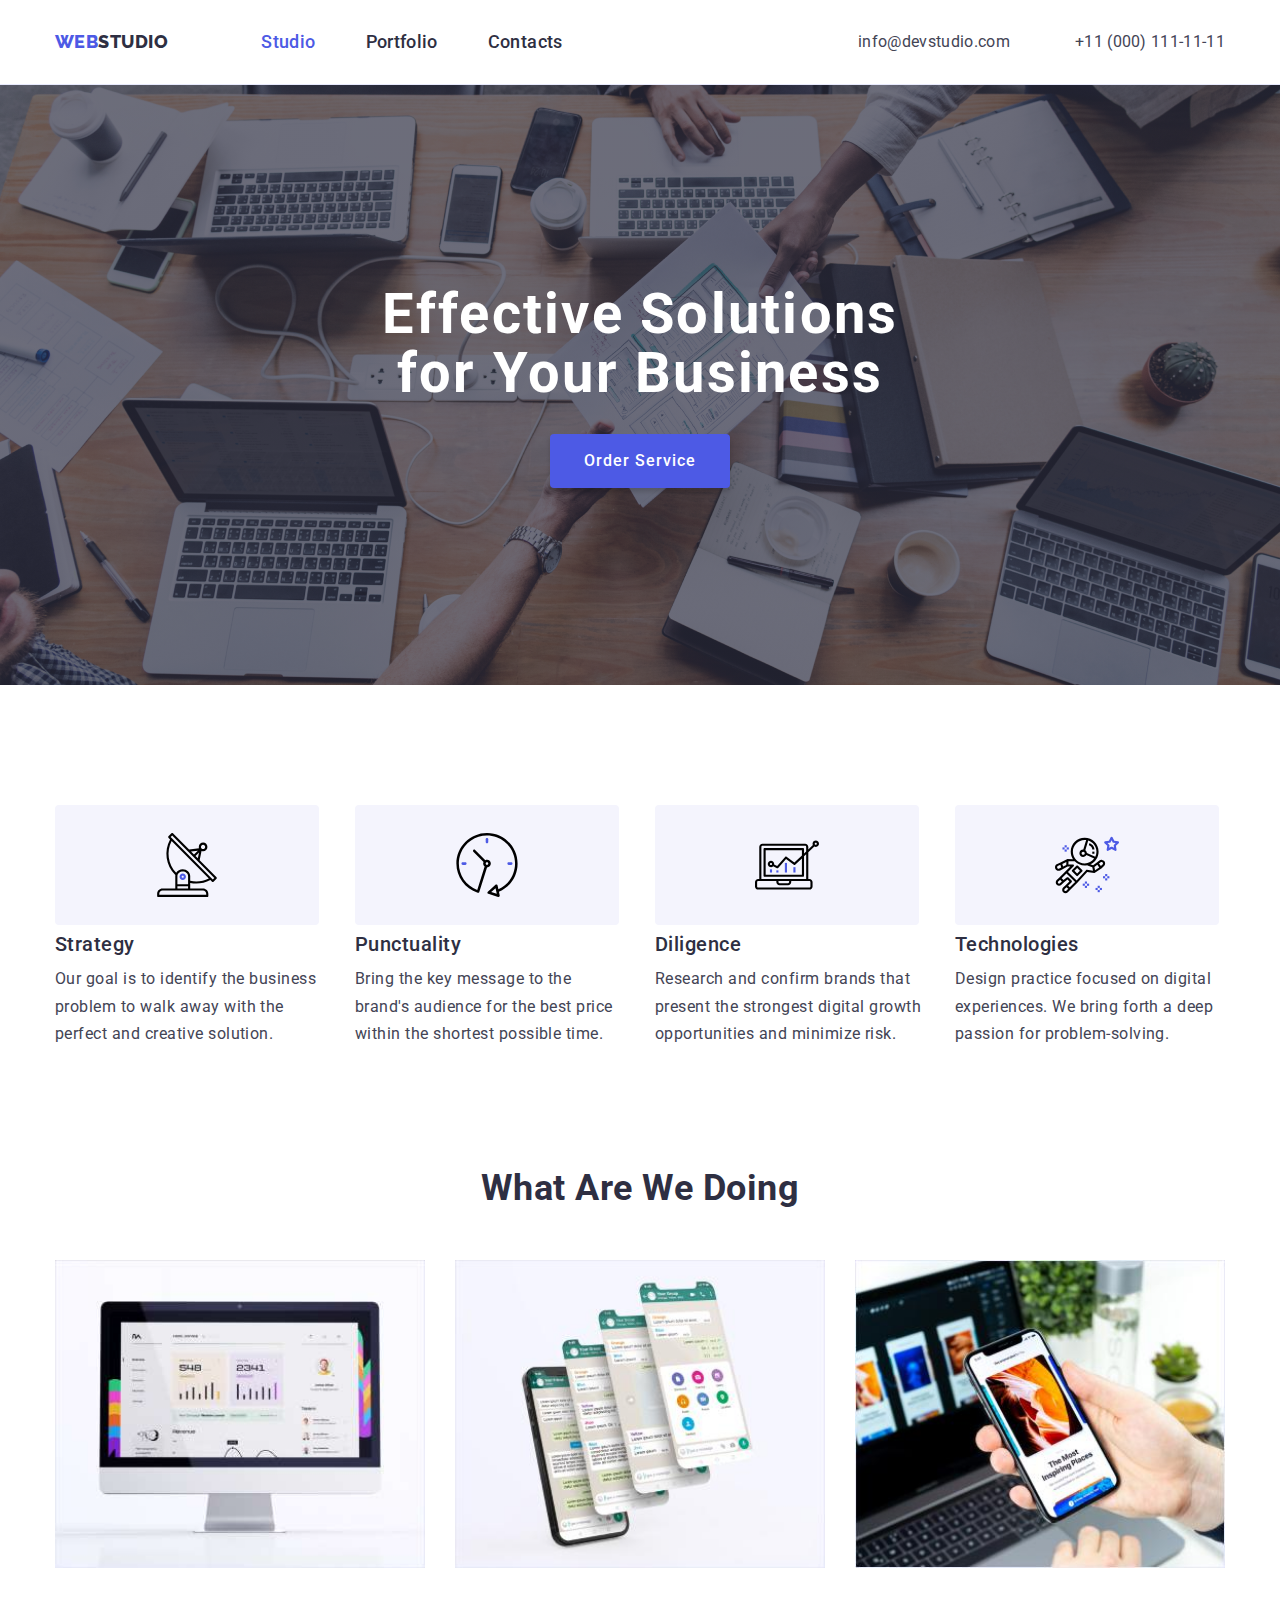
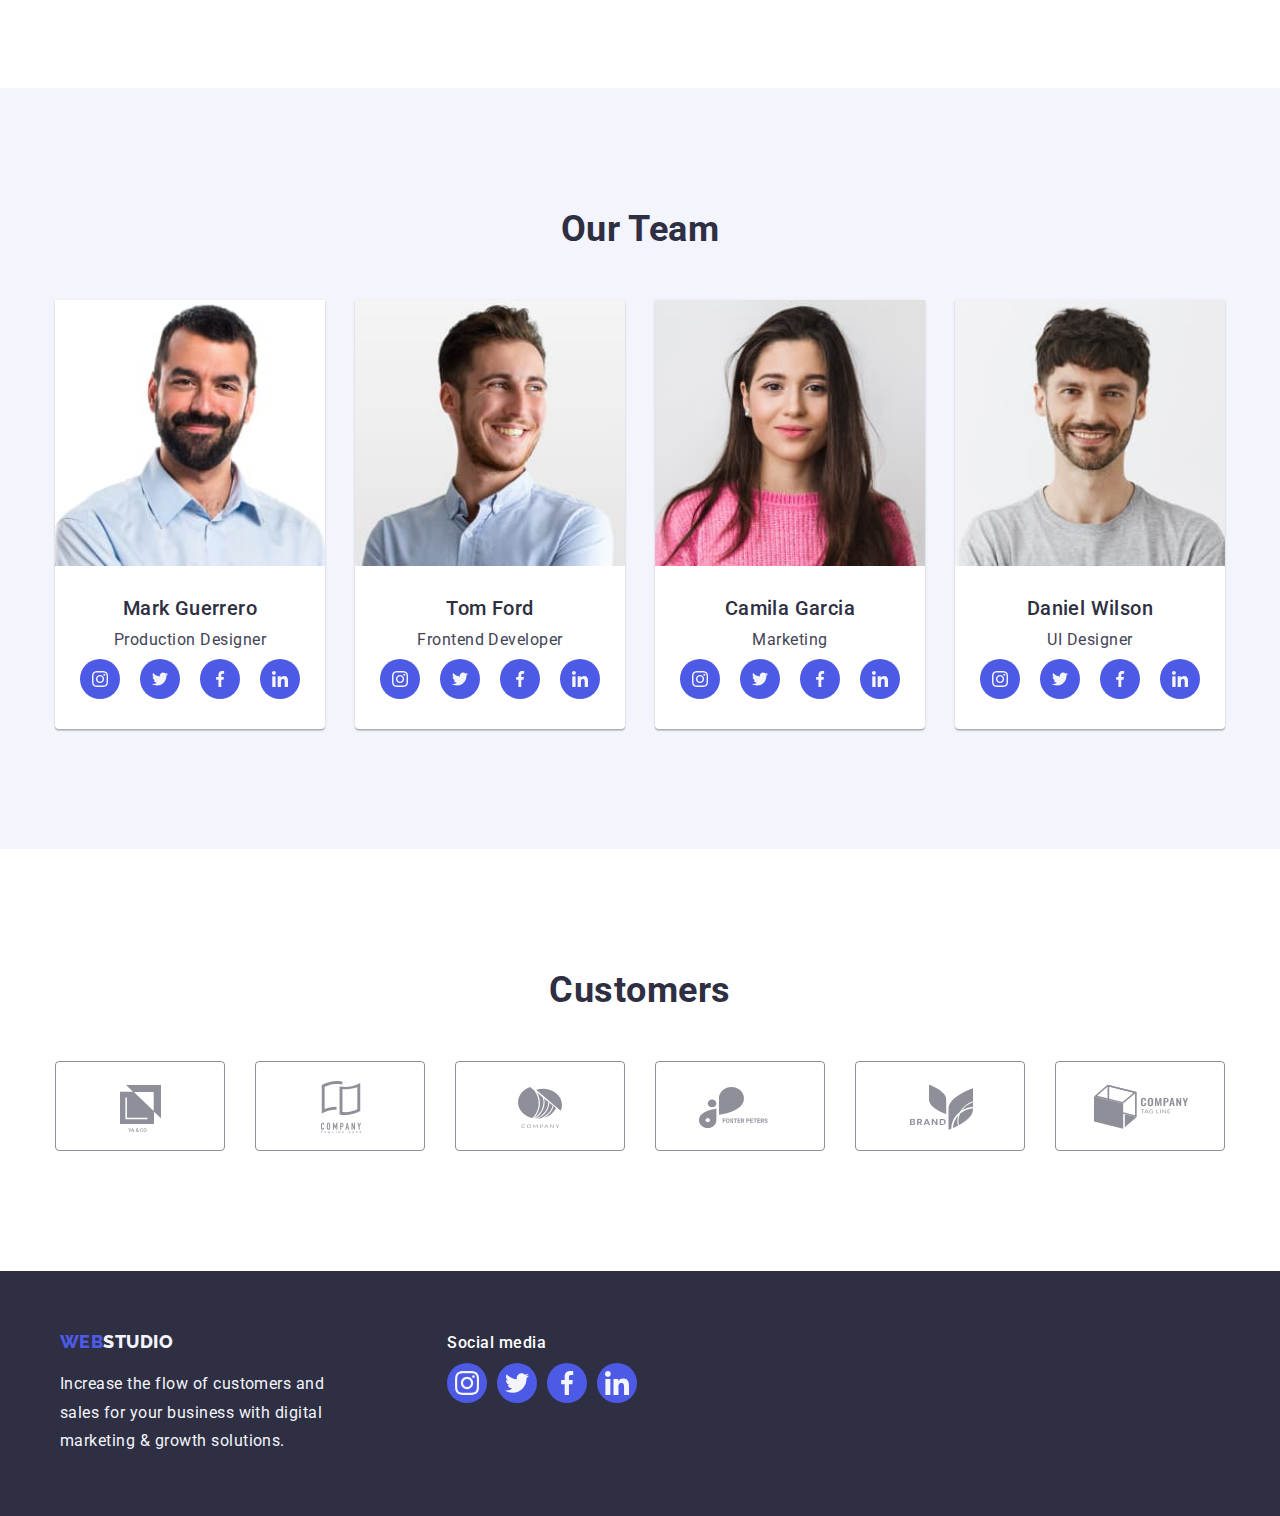
<file: index.html>
<!DOCTYPE html>
<html lang="en">
  <head>
    <meta charset="UTF-8" />
    <meta name="viewport" content="width=device-width, initial-scale=1.0" />
    <title>Studio</title>
    <link rel="preconnect" href="https://fonts.googleapis.com" />
    <link rel="preconnect" href="https://fonts.gstatic.com" crossorigin />
    <link
      href="https://fonts.googleapis.com/css2?family=Raleway:wght@800&family=Roboto:wght@400;500;700;900&display=swap"
      rel="stylesheet"
    />
    <link
      rel="stylesheet"
      href="https://cdnjs.cloudflare.com/ajax/libs/modern-normalize/2.0.0/modern-normalize.min.css"
      referrerpolicy="no-referrer"
    />
    <link rel="stylesheet" href="css/styles.css" />
  </head>
  <body>
    <!-- Header -->
    <header class="page-header">
      <div class="container menu">
        <!--from head-container to container menu -->
        <nav class="navigation">
          <!-- form nav-header to navigation -->
          <a class="logo-link link" href="index.html">
            <span class="logo">WEB</span><span class="studio">STUDIO</span></a
          >
          <!-- from logo-link to logo-link link -->
          <ul class="nav-menu list">
            <li class="item">
              <!-- *NOTE! all li has class=item -->
              <a class="page current link" href="index.html">Studio</a>
            </li>
            <li class="item">
              <a class="page link" href="porfolio.html">Portfolio</a>
              <!-- from page to page link -->
            </li>
            <li class="item">
              <a class="page link" href="">Contacts</a>
            </li>
          </ul>
        </nav>
        <ul class="contacts-menu list">
          <li class="item">
            <a class="contact link" href="mailto:info@devstudio.com"
              >info@devstudio.com</a
            >
            <!-- from item to contact link -->
          </li>
          <li class="item">
            <a class="contact link" href="tel:+110001111111"
              >+11 (000) 111-11-11</a
            >
          </li>
        </ul>
      </div>
    </header>
    <!-- Main -->
    <main>
      <!-- hero section -->
      <section class="hero">
        <div class="container">
          <!-- from hero-container to container -->
          <h1 class="hero-title">
            Effective Solutions <br />
            for Your Business
          </h1>
          <button class="button primary" type="button">Order Service</button>
        </div>
      </section>

      <!-- Advantages -->

      <!-- Features -->
      <section class="section">
        <div class="container">
          <!-- from feature-container to container -->
          <ul class="benefits list">
            <li class="item">
              <div class="icon">
                <svg class="anthena-logo" width="64px" height="64px">
                  <use href="./images/icons.svg#anthena-logo"></use>
                </svg>
              </div>
              <!-- all li has class=item -->
              <h3 class="title">Strategy</h3>
              <p class="description">
                Our goal is to identify the business
                <br />
                problem to walk away with the
                <br />
                perfect and creative solution.
              </p>
            </li>
            <li class="item">
              <div class="icon">
                <svg class="anthena-logo" width="64px" height="64px">
                  <use href="./images/icons.svg#clock-logo"></use>
                </svg>
              </div>
              <h3 class="title">Punctuality</h3>
              <p class="description">
                Bring the key message to the
                <br />
                brand's audience for the best price
                <br />
                within the shortest possible time.
              </p>
            </li>
            <li class="item">
              <div class="icon">
                <svg class="anthena-logo" width="64px" height="64px">
                  <use href="./images/icons.svg#diagram-logo"></use>
                </svg>
              </div>
              <h3 class="title">Diligence</h3>
              <p class="description">
                Research and confirm brands that
                <br />
                present the strongest digital growth
                <br />
                opportunities and minimize risk.
              </p>
            </li>
            <li class="item">
              <div class="icon">
                <svg class="anthena-logo" width="64px" height="64px">
                  <use href="./images/icons.svg#astronaut-logo"></use>
                </svg>
              </div>
              <h3 class="title">Technologies</h3>
              <p class="description">
                Design practice focused on digital
                <br />
                experiences. We bring forth a deep
                <br />
                passion for problem-solving.
              </p>
            </li>
          </ul>
        </div>
      </section>

      <!-- What are we doing -->
      <section class="section no-top-padding">
        <!-- from section to section no-top-padding -->
        <div class="container">
          <!-- from what-we-do-container to container -->
          <h2 class="section-title">What Are We Doing</h2>
          <ul class="what-we-do list">
            <li class="item">
              <!-- all li has class=item -->
              <img
                src="./images/computer-img-1.jpg"
                alt="computer img1"
                width="370"
                height="294"
                class="image"
              />
            </li>
            <li class="item">
              <img
                src="./images/computer-img-2.jpg"
                alt="computer img2"
                width="370"
                height="294"
                class="image"
              />
            </li>
            <li class="item">
              <img
                src="./images/computer-img-3.jpg"
                alt="computer img3"
                width="370"
                height="294"
                class="image"
              />
            </li>
          </ul>
        </div>
      </section>

      <!-- Our Team -->
      <section class="section bg-team">
        <div class="container">
          <!-- from team-container to container -->
          <h2 class="section-title">Our Team</h2>
          <ul class="team list">
            <li class="item">
              <img
                src="./images/img-1.jpg"
                alt="Mark Guerrero"
                width="270"
                height="260"
                class="image"
              />
              <h3 class="name">Mark Guerrero</h3>
              <p class="position">Production Designer</p>

              <ul class="social-team list">
                <li class="icon-item">
                  <a
                    href="https://www.linked.com"
                    target="_blank"
                    rel="no-referrer noopener"
                    class="link"
                    aria-label="link to Instagram"
                    ><svg class="icon" width="16px" height="16px">
                      <use href="./images/icons.svg#instagram-logo"></use>
                    </svg>
                  </a>
                </li>
                <li class="icon-item">
                  <a
                    href="https://www.twitter.com"
                    target="_blank"
                    rel="no-referrer noopener"
                    class="link"
                    aria-label="link to Twitter"
                    ><svg class="icon" width="16px" height="16px">
                      <use href="./images/icons.svg#twitter-logo"></use>
                    </svg>
                  </a>
                </li>
                <li class="icon-item">
                  <a
                    href="https://www.linked.com"
                    target="_blank"
                    rel="no-referrer noopener"
                    class="link"
                    aria-label="link to Facebook"
                    ><svg class="icon" width="16px" height="16px">
                      <use href="./images/icons.svg#facebook-logo"></use>
                    </svg>
                  </a>
                </li>
                <li class="icon-item">
                  <a
                    href="https://www.linked.com"
                    target="_blank"
                    rel="no-referrer noopener"
                    class="link"
                    aria-label="link to Linkedin"
                    ><svg class="icon" width="16px" height="16px">
                      <use href="./images/icons.svg#linkedin-logo"></use>
                    </svg>
                  </a>
                </li>
              </ul>
            </li>
            <li class="item">
              <img
                src="./images/img-2.jpg"
                alt="Tom Ford"
                width="270"
                height="260"
                class="image"
              />
              <h3 class="name">Tom Ford</h3>
              <p class="position">Frontend Developer</p>
              <ul class="social-team list">
                <li class="icon-item">
                  <a
                    href="https://www.linked.com"
                    target="_blank"
                    rel="no-referrer noopener"
                    class="link"
                    aria-label="link to Instagram"
                    ><svg class="icon" width="16px" height="16px">
                      <use href="./images/icons.svg#instagram-logo"></use>
                    </svg>
                  </a>
                </li>
                <li class="icon-item">
                  <a
                    href="https://www.twitter.com"
                    target="_blank"
                    rel="no-referrer noopener"
                    class="link"
                    aria-label="link to Twitter"
                    ><svg class="icon" width="16px" height="16px">
                      <use href="./images/icons.svg#twitter-logo"></use>
                    </svg>
                  </a>
                </li>
                <li class="icon-item">
                  <a
                    href="https://www.linked.com"
                    target="_blank"
                    rel="no-referrer noopener"
                    class="link"
                    aria-label="link to Facebook"
                    ><svg class="icon" width="16px" height="16px">
                      <use href="./images/icons.svg#facebook-logo"></use>
                    </svg>
                  </a>
                </li>
                <li class="icon-item">
                  <a
                    href="https://www.linked.com"
                    target="_blank"
                    rel="no-referrer noopener"
                    class="link"
                    aria-label="link to Linkedin"
                    ><svg class="icon" width="16px" height="16px">
                      <use href="./images/icons.svg#linkedin-logo"></use>
                    </svg>
                  </a>
                </li>
              </ul>
            </li>
            <li class="item">
              <img
                src="./images/img-3.jpg"
                alt="Camila Garcia"
                width="270"
                height="260"
                class="image"
              />
              <h3 class="name">Camila Garcia</h3>
              <p class="position">Marketing</p>
              <ul class="social-team list">
                <li class="icon-item">
                  <a
                    href="https://www.linked.com"
                    target="_blank"
                    rel="no-referrer noopener"
                    class="link"
                    aria-label="link to Instagram"
                    ><svg class="icon" width="16px" height="16px">
                      <use href="./images/icons.svg#instagram-logo"></use>
                    </svg>
                  </a>
                </li>
                <li class="icon-item">
                  <a
                    href="https://www.twitter.com"
                    target="_blank"
                    rel="no-referrer noopener"
                    class="link"
                    aria-label="link to Twitter"
                    ><svg class="icon" width="16px" height="16px">
                      <use href="./images/icons.svg#twitter-logo"></use>
                    </svg>
                  </a>
                </li>
                <li class="icon-item">
                  <a
                    href="https://www.linked.com"
                    target="_blank"
                    rel="no-referrer noopener"
                    class="link"
                    aria-label="link to Facebook"
                    ><svg class="icon" width="16px" height="16px">
                      <use href="./images/icons.svg#facebook-logo"></use>
                    </svg>
                  </a>
                </li>
                <li class="icon-item">
                  <a
                    href="https://www.linked.com"
                    target="_blank"
                    rel="no-referrer noopener"
                    class="link"
                    aria-label="link to Linkedin"
                    ><svg class="icon" width="16px" height="16px">
                      <use href="./images/icons.svg#linkedin-logo"></use>
                    </svg>
                  </a>
                </li>
              </ul>
            </li>
            <li class="item">
              <img
                src="./images/img-4.jpg"
                alt="Daniel Wilson"
                width="270"
                height="260"
                class="image"
              />
              <h3 class="name">Daniel Wilson</h3>
              <p class="position">UI Designer</p>
              <ul class="social-team list">
                <li class="icon-item">
                  <a
                    href="https://www.linked.com"
                    target="_blank"
                    rel="no-referrer noopener"
                    class="link"
                    aria-label="link to Instagram"
                    ><svg class="icon" width="16px" height="16px">
                      <use href="./images/icons.svg#instagram-logo"></use>
                    </svg>
                  </a>
                </li>
                <li class="icon-item">
                  <a
                    href="https://www.twitter.com"
                    target="_blank"
                    rel="no-referrer noopener"
                    class="link"
                    aria-label="link to Twitter"
                    ><svg class="icon" width="16px" height="16px">
                      <use href="./images/icons.svg#twitter-logo"></use>
                    </svg>
                  </a>
                </li>
                <li class="icon-item">
                  <a
                    href="https://www.linked.com"
                    target="_blank"
                    rel="no-referrer noopener"
                    class="link"
                    aria-label="link to Facebook"
                    ><svg class="icon" width="16px" height="16px">
                      <use href="./images/icons.svg#facebook-logo"></use>
                    </svg>
                  </a>
                </li>
                <li class="icon-item">
                  <a
                    href="https://www.linked.com"
                    target="_blank"
                    rel="no-referrer noopener"
                    class="link"
                    aria-label="link to Linkedin"
                    ><svg class="icon" width="16px" height="16px">
                      <use href="./images/icons.svg#linkedin-logo"></use>
                    </svg>
                  </a>
                </li>
              </ul>
            </li>
          </ul>
        </div>
      </section>
    </main>

    <section class="section">
      <div class="container">
        <h2 class="section-title">Customers</h2>
        <ul class="partners list">
          <li class="item">
            <a class="link" href="" aria-label="client-1"
              ><svg class="icon" width="104px" height="56px">
                <use href="./images/icons.svg#client-1"></use>
              </svg>
            </a>
          </li>
          <li class="item">
            <a class="link" href="" aria-label="client-2"
              ><svg class="icon" width="104px" height="56px">
                <use href="./images/icons.svg#client-2"></use>
              </svg>
            </a>
          </li>
          <li class="item">
            <a class="link" href="" aria-label="client-3"
              ><svg class="icon" width="104px" height="56px">
                <use href="./images/icons.svg#client-3"></use>
              </svg>
            </a>
          </li>
          <li class="item">
            <a class="link" href="" aria-label="client-4"
              ><svg class="icon" width="104px" height="56px">
                <use href="./images/icons.svg#client-4"></use>
              </svg>
            </a>
          </li>
          <li class="item">
            <a class="link" href="" aria-label="client-5"
              ><svg class="icon" width="104px" height="56px">
                <use href="./images/icons.svg#client-5"></use>
              </svg>
            </a>
          </li>
          <li class="item">
            <a class="link" href="" aria-label="client-6"
              ><svg class="icon" width="104px" height="56px">
                <use href="./images/icons.svg#client-6"></use>
              </svg>
            </a>
          </li>
        </ul>
      </div>
    </section>

    <!-- Footer -->
    <footer class="page-footer">
      <div class="container">
        <div class="footer">
          <!-- web studio -->
          <div class="footer-address">
            <!-- from footer-container to container -->
            <a class="logo-link link" href="index.html">
              <span class="logo">WEB</span><span class="studio-2">STUDIO</span>
            </a>
            <!-- from logo-link to logo-link footer link -->
            <p class="footer-description">
              Increase the flow of customers and
              <br />
              sales for your business with digital
              <br />
              marketing & growth solutions.
            </p>
          </div>
          <!-- soc-med -->
          <div class="footer-block">
            <b class="footer-heading">Social media</b>
            <ul class="social-footer list">
              <li class="icon-item">
                <a
                  href="https://www.instagram.com"
                  target="_blank"
                  rel="no-referrer noopener"
                  class="link"
                  aria-label="link to Instagram"
                  ><svg class="icon" width="16px" height="16px">
                    <use href="./images/icons.svg#instagram-logo"></use>
                  </svg>
                </a>
              </li>
              <li class="icon-item">
                <a
                  href="https://www.twitter.com"
                  target="_blank"
                  rel="no-referrer noopener"
                  class="link"
                  aria-label="link to Twitter"
                  ><svg class="icon" width="16px" height="16px">
                    <use href="./images/icons.svg#twitter-logo"></use>
                  </svg>
                </a>
              </li>
              <li class="icon-item">
                <a
                  href="https://www.facebook.com"
                  target="_blank"
                  rel="no-referrer noopener"
                  class="link"
                  aria-label="link to Facebook"
                  ><svg class="icon" width="16px" height="16px">
                    <use href="./images/icons.svg#facebook-logo"></use>
                  </svg>
                </a>
              </li>
              <li class="icon-item">
                <a
                  href="https://www.linked.com"
                  target="_blank"
                  rel="no-referrer noopener"
                  class="link"
                  aria-label="link to Linkedin"
                  ><svg class="icon" width="16px" height="16px">
                    <use href="./images/icons.svg#linkedin-logo"></use>
                  </svg>
                </a>
              </li>
            </ul>
          </div>
        </div>
      </div>
    </footer>
  </body>
</html>
</file>
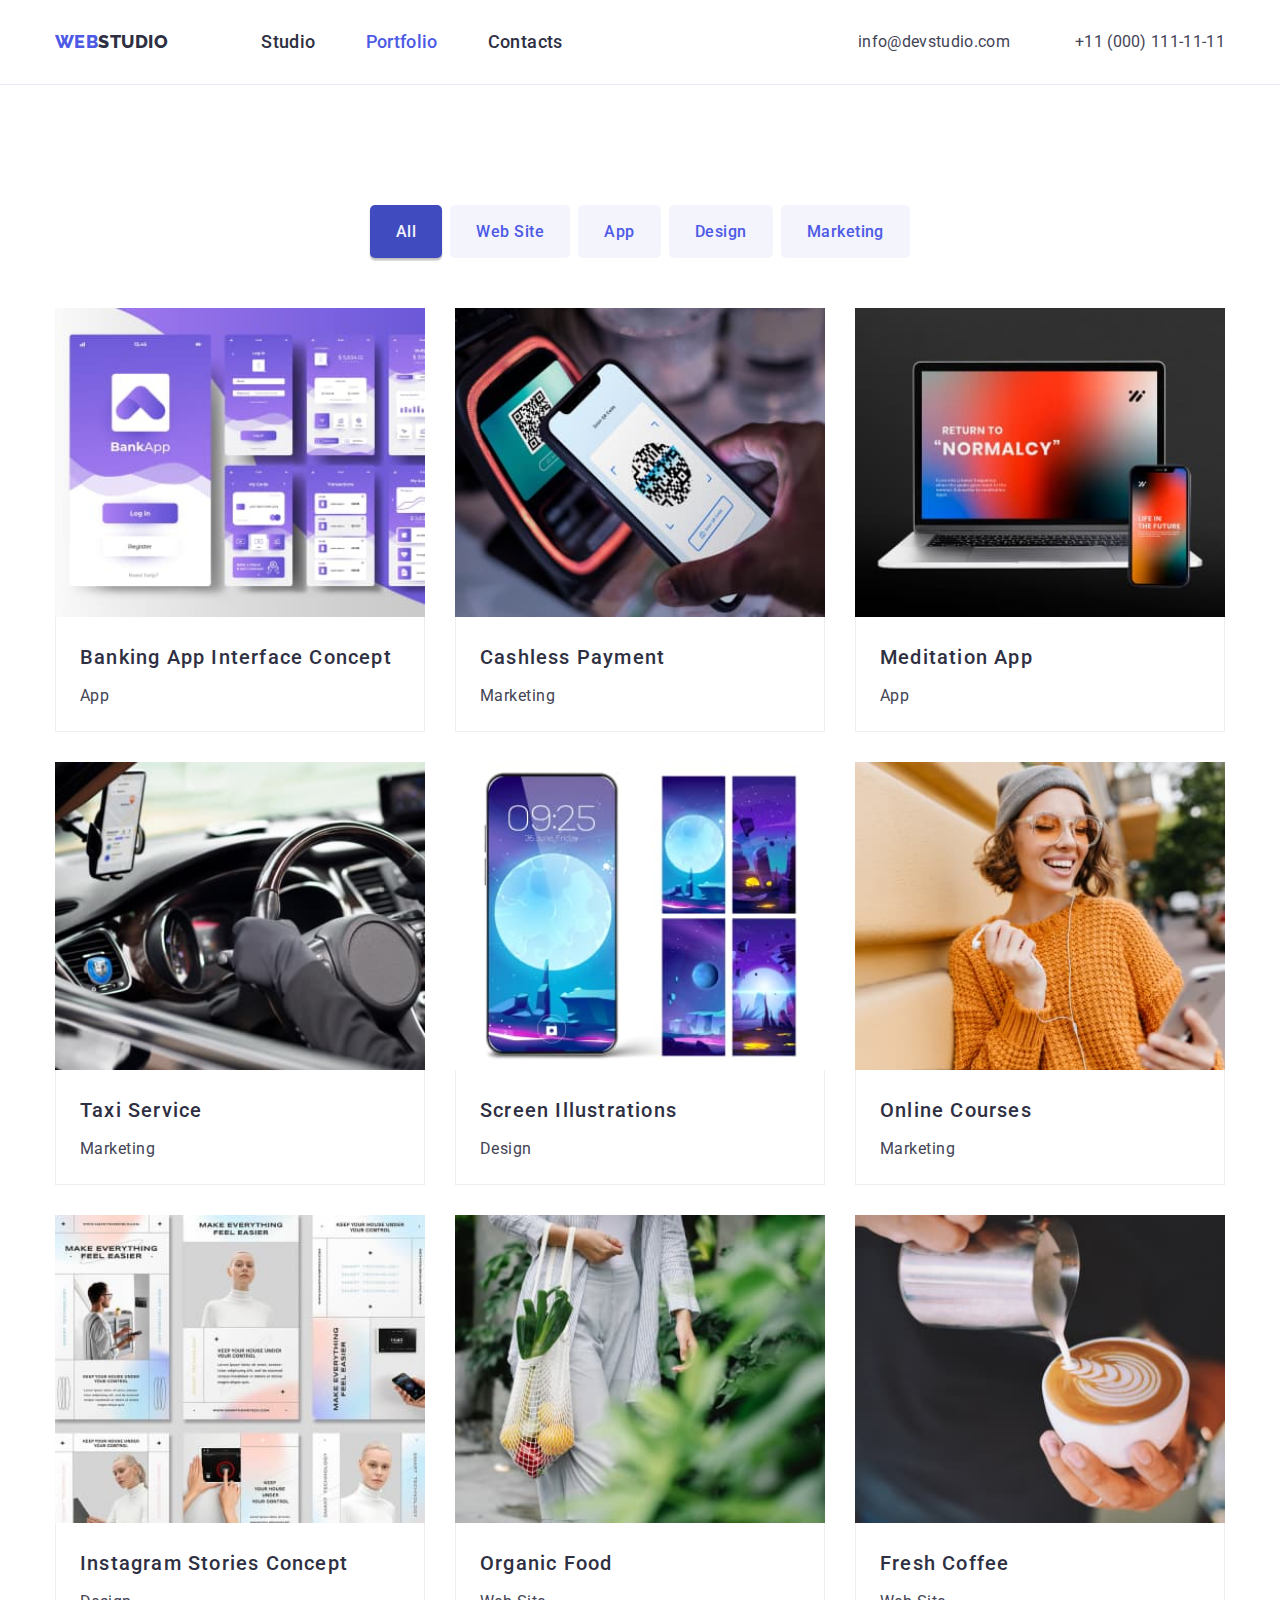
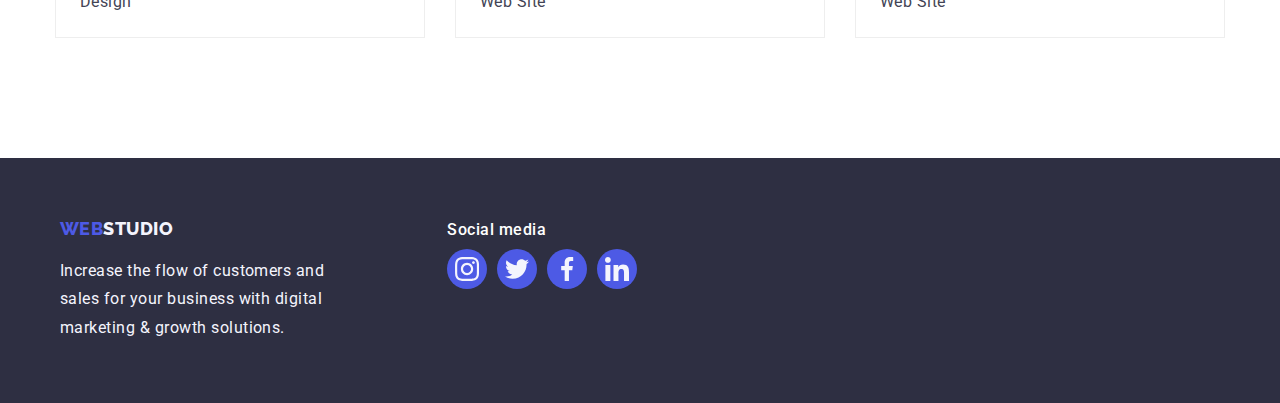
<file: porfolio.html>
<!DOCTYPE html>
<html lang="en">
  <head>
    <meta charset="UTF-8" />
    <meta name="viewport" content="width=device-width, initial-scale=1.0" />
    <title>Portfolio</title>
    <link rel="preconnect" href="https://fonts.googleapis.com" />
    <link rel="preconnect" href="https://fonts.gstatic.com" crossorigin />
    <link
      href="https://fonts.googleapis.com/css2?family=Raleway:wght@800&family=Roboto:wght@400;500;700;900&display=swap"
      rel="stylesheet"
    />
    <link
      rel="stylesheet"
      href="https://cdnjs.cloudflare.com/ajax/libs/modern-normalize/2.0.0/modern-normalize.min.css"
    />
    <link rel="stylesheet" href="css/styles.css" />
  </head>
  <body>
    <header class="page-header">
      <div class="container menu">
        <nav class="navigation">
          <a class="logo-link link" href="index.html">
            <span class="logo">WEB</span><span class="studio">STUDIO</span></a
          >
          <ul class="nav-menu list">
            <li class="item">
              <a class="page link" href="index.html">Studio</a>
            </li>
            <li class="item">
              <a class="page current link" href="porfolio.html">Portfolio</a>
            </li>
            <li class="item">
              <a class="page link" href="">Contacts</a>
            </li>
          </ul>
        </nav>
        <ul class="contacts-menu list">
          <li class="item">
            <a class="contact link" href="mailto:info@devstudio.com"
              >info@devstudio.com</a
            >
          </li>
          <li class="item">
            <a class="contact link" href="tel:+110001111111"
              >+11 (000) 111-11-11</a
            >
          </li>
        </ul>
      </div>
    </header>

    <!-- Hero Section -->

    <main>
      <!-- button section -->
      <section class="section">
        <!-- from bg-portfolio to section -->
        <div class="container">
          <!-- from filters-container to container -->
          <ul class="filters list">
            <li class="space">
              <button class="button filter current" type="button">All</button>
            </li>
            <!-- main li add class=space -->
            <li class="space">
              <button class="button filter" type="button">Web Site</button>
            </li>
            <li class="space">
              <button class="button filter" type="button">App</button>
            </li>
            <li class="space">
              <button class="button filter" type="button">Design</button>
            </li>
            <li class="space">
              <button class="button filter" type="button">Marketing</button>
            </li>
          </ul>

          <!-- project -->
          <!-- removed project-container container -->
          <ul class="projects list">
            <!-- from project-list to projects-list -->
            <li class="project-card">
              <a href="" class="project link">
                <img
                  src="images/img-5.jpg"
                  alt="Banking App Interface"
                  width="370"
                  height="294"
                  class="image"
                />
                <div class="substrate">
                  <!-- added class=substrate -->
                  <h2 class="name">Banking App Interface Concept</h2>
                  <p class="type">App</p>
                </div>
              </a>
            </li>
            <li class="project-card">
              <a href="" class="project link">
                <img
                  src="images/img-6.jpg"
                  alt="Cashless Payment"
                  width="370"
                  height="294"
                  class="image"
                />
                <div class="substrate">
                  <h2 class="name">Cashless Payment</h2>
                  <p class="type">Marketing</p>
                </div>
              </a>
            </li>
            <li class="project-card">
              <a href="" class="project link">
                <img
                  src="images/img-7.jpg"
                  alt="Meditation App"
                  width="370"
                  height="294"
                  class="image"
                />
                <div class="substrate">
                  <h2 class="name">Meditation App</h2>
                  <p class="type">App</p>
                </div>
              </a>
            </li>

            <li class="project-card">
              <a href="" class="project link">
                <img
                  src="images/img-8.jpg"
                  alt="Taxi Service"
                  width="370"
                  height="294"
                  class="image"
                />
                <div class="substrate">
                  <h2 class="name">Taxi Service</h2>
                  <p class="type">Marketing</p>
                </div>
              </a>
            </li>
            <li class="project-card">
              <a href="" class="project link">
                <img
                  src="images/img-9.jpg"
                  alt="Screen Illustrations"
                  width="370"
                  height="294"
                  class="image"
                />
                <div class="substrate">
                  <h2 class="name">Screen Illustrations</h2>
                  <p class="type">Design</p>
                </div>
              </a>
            </li>
            <li class="project-card">
              <a href="" class="project link">
                <img
                  src="images/img-10.jpg"
                  alt="Online Courses"
                  width="370"
                  height="294"
                  class="image"
                />
                <div class="substrate">
                  <h2 class="name">Online Courses</h2>
                  <p class="type">Marketing</p>
                </div>
              </a>
            </li>
            <li class="project-card">
              <a href="" class="project link">
                <img
                  src="images/img-11.jpg"
                  alt="Instagram Stories"
                  width="370"
                  height="294"
                  class="image"
                />
                <div class="substrate">
                  <h2 class="name">Instagram Stories Concept</h2>
                  <p class="type">Design</p>
                </div>
              </a>
            </li>
            <li class="project-card">
              <a href="" class="project link">
                <img
                  src="images/img-12.jpg"
                  alt="Organic Food"
                  width="370"
                  height="294"
                  class="image"
                />
                <div class="substrate">
                  <h2 class="name">Organic Food</h2>
                  <p class="type">Web Site</p>
                </div>
              </a>
            </li>
            <li class="project-card">
              <a href="" class="project link">
                <img
                  src="images/img-13.jpg"
                  alt="Fresh Coffee"
                  width="370"
                  height="294"
                />
                <div class="substrate">
                  <h2 class="name">Fresh Coffee</h2>
                  <p class="type">Web Site</p>
                </div>
              </a>
            </li>
          </ul>
        </div>
      </section>
    </main>

    <!-- footer -->
    <footer class="page-footer">
      <div class="container">
        <div class="footer">
          <!-- web studio -->
          <div class="footer-address">
            <!-- from footer-container to container -->
            <a class="logo-link link" href="index.html">
              <span class="logo">WEB</span><span class="studio-2">STUDIO</span>
            </a>
            <!-- from logo-link to logo-link footer link -->
            <p class="footer-description">
              Increase the flow of customers and
              <br />
              sales for your business with digital
              <br />
              marketing & growth solutions.
            </p>
          </div>
          <!-- soc-med -->
          <div class="footer-block">
            <b class="footer-heading">Social media</b>
            <ul class="social-footer list">
              <li class="icon-item">
                <a
                  href="https://www.instagram.com"
                  target="_blank"
                  rel="no-referrer noopener"
                  class="link"
                  aria-label="link to Instagram"
                  ><svg class="icon" width="16px" height="16px">
                    <use href="./images/icons.svg#instagram-logo"></use>
                  </svg>
                </a>
              </li>
              <li class="icon-item">
                <a
                  href="https://www.twitter.com"
                  target="_blank"
                  rel="no-referrer noopener"
                  class="link"
                  aria-label="link to Twitter"
                  ><svg class="icon" width="16px" height="16px">
                    <use href="./images/icons.svg#twitter-logo"></use>
                  </svg>
                </a>
              </li>
              <li class="icon-item">
                <a
                  href="https://www.facebook.com"
                  target="_blank"
                  rel="no-referrer noopener"
                  class="link"
                  aria-label="link to Facebook"
                  ><svg class="icon" width="16px" height="16px">
                    <use href="./images/icons.svg#facebook-logo"></use>
                  </svg>
                </a>
              </li>
              <li class="icon-item">
                <a
                  href="https://www.linked.com"
                  target="_blank"
                  rel="no-referrer noopener"
                  class="link"
                  aria-label="link to Linkedin"
                  ><svg class="icon" width="16px" height="16px">
                    <use href="./images/icons.svg#linkedin-logo"></use>
                  </svg>
                </a>
              </li>
            </ul>
          </div>
        </div>
      </div>
    </footer>
  </body>
</html>
</file>
<file: css/styles.css>
:root {
  --cloud: #f4f4fd;
  --cornflower: #e7e9fc;
  --white: #fff;
  --ocean: #404bbf;
  --iris: #4d5ae5;
  --slate: #434455;
  --navyblue: #2e2f42;
  --grey: #2e2f42;
  --lightslate: #8e8f99;
  --green: #31d0aa;
}

html {
  box-sizing: border-box;
}
*,
*::after,
*::before {
  box-sizing: inherit;
}

body {
  font-family: "Roboto", sans-serif;
  font-size: 16px;
  letter-spacing: 0.03em;
  color: var(--slate);
  background-color: var(--white);
}

p,
h1,
h2,
h3,
h4,
h5,
h6 {
  margin: 0;
}

img {
  display: block;
  max-width: 100%;
  height: auto;
}

.list {
  list-style: none;
  padding: 0;
  margin: 0;
}

.social-team .link {
  height: 100%;
  width: 100%;
  display: flex;
  align-items: center;
  justify-content: center;
  border-radius: 50%;
  color: var(--cloud);
  background-color: var(--iris);
}

.social-team .link:hover,
.social-footer .link:hover {
  background-color: var(--green);
}

.social-team .icon {
  height: 16px;
  width: 16px;
  fill: currentColor;
}

.link {
  text-decoration: none;
  color: inherit;
}

/* Main Page */
.logo-link {
  text-decoration: none;
}

.logo-link > span {
  font-size: 18px;
  font-weight: 800;
}

.logo,
.studio,
.studio-2 {
  display: inline-block;
  font-family: "Raleway", "sans-serif";
  line-height: 1.2;
}

.logo {
  color: var(--iris);
}

.studio {
  color: var(--navyblue);
}

.studio-2 {
  color: var(--cloud);
}

.page-header {
  border-bottom: 1px solid var(--cornflower);
}

.menu,
.navigation,
.nav-menu,
.contacts-menu {
  display: flex;
  align-items: center;
}

.nav-menu .page,
.contacts-menu .contact {
  text-decoration: none;
  font-weight: 500;
  font-size: 18px;
  line-height: 1.14;
  letter-spacing: 0.02em;
  display: block;
  padding-top: 32px;
  padding-bottom: 31px;
  color: var(--navyblue);
}

.contacts-menu {
  margin-left: auto;
  gap: 15px;
}
.nav-menu {
  margin-left: 93px;
}

.nav-menu .page:hover,
.nav-menu .page:focus,
.nav-menu .page.current,
.contacts-menu .contact:hover,
.contacts-menu .contact:focus {
  color: var(--iris);
}

.nav-menu .item:not(:last-child),
.contacts-menu .item:not(:last-child) {
  margin-right: 50px;
}

.contacts-menu .contact {
  text-decoration: none;
  font-weight: 400;
  font-size: 16px;
  line-height: 1.14;
  letter-spacing: 0.02em;
  color: var(--slate);
}

.hero {
  flex-grow: 1;
  background-image: linear-gradient(
      rgba(46, 47, 66, 0.7),
      rgba(46, 47, 66, 0.7)
    ),
    url(../images/people-office-1.jpg);
  background-repeat: no-repeat;
  background-position: center;
  background-size: cover;
  height: 600px;
  padding: 200px;
  text-align: center;
  background-position: 50% 50%;
  margin: 0 auto;
}

.hero-title {
  font-size: 56px;
  text-align: center;
  font-weight: 700;
  line-height: 1.07;
  letter-spacing: 0.04em;
  margin-bottom: 30px;
  color: var(--white);
}

.benefits .item {
  flex-basis: calc(100% / 4 - 30px);
  margin-left: 30px;
  margin-top: 30px;
}

.benefits .title {
  font-size: 20px;
  font-weight: 500;
  line-height: 1.14;
  margin-bottom: 10px;
  color: var(--navyblue);
}

.benefits .description {
  font-size: 16px;
  font-weight: 400;
  line-height: 1.71;
  color: var(--slate);
}

.section {
  padding: 120px 0;
}

.section.no-top-padding {
  padding-top: 0;
}

.section-title {
  font-size: 36px;
  font-weight: 700;
  line-height: 1.17;
  text-align: center;
  margin-bottom: 50px;
  color: var(--navyblue);
}

.bg-team {
  background-color: var(--cloud);
}

.team .name,
.team .position {
  line-height: 1.2;
  text-align: center;
}

.team .name {
  font-size: 20px;
  font-weight: 500;
  letter-spacing: 0.02em;
  padding-top: 30px;
  padding-bottom: 10px;
  color: var(--navyblue);
}

.team .position {
  font-size: 16px;
  font-weight: 400;
  color: var(--slate);
}

.button {
  font-family: inherit;
  border-color: transparent;
  letter-spacing: 0.03em;
  cursor: pointer;
  font-size: 16px;
  border-radius: 4px;
}

.button.primary {
  font-weight: 500;
  line-height: 1.87;
  letter-spacing: 0.06em;
  padding: 10px 32px;
  box-shadow: 0px 4px 4px rgba(0, 0, 0, 0.15);
  color: var(--white);
  background-color: var(--iris);
}

.button.primary:hover,
.button.primary:focus {
  box-shadow: 0px 3px 1px rgba(0, 0, 0, 0.1), 0px 1px 2px rgba(0, 0, 0, 0.08),
    0px 2px 2px rgba(0, 0, 0, 0.12);
  background-color: var(--ocean);
}

.button.filter {
  font-weight: 500;
  font-size: 16px;
  line-height: 1.62;
  padding: 6px 22px;
  background-color: var(--cloud);
  color: var(--iris);
}

.button.filter:hover,
.button.filter:focus,
.button.filter.current {
  box-shadow: 0px 3px 1px rgba(0, 0, 0, 0.1), 0px 1px 2px rgba(0, 0, 0, 0.08),
    0px 2px 2px rgba(0, 0, 0, 0.12);
  color: var(--cloud);
  background-color: var(--ocean);
}

.page-footer {
  padding: 60px 0;
}

.footer-heading {
  color: var(--white);
  font-weight: 500;
}

.logo-link.footer {
  margin-bottom: 20px;
}

.page-footer {
  background: var(--navyblue);
  padding: 60px 0 60px 60px;
  margin: 0 auto;
}

.footer-description {
  font-size: 16px;
  padding-top: 17px;
  line-height: 1.8;
  color: var(--cloud);
}

/* Portfolio Page */

/* Containers */
.container {
  max-width: 1200px;
  padding: 0 15px;
  margin: 0 auto;
}
/* Studio */

.benefits {
  display: flex;
  flex-wrap: wrap;
  margin-left: -30px;
  margin-top: -30px;
}

.what-we-do {
  display: flex;
  flex-wrap: wrap;
  margin-left: -30px;
  margin-top: -30px;
}

.what-we-do .item {
  flex-basis: calc(100% / 3 - 30px);
  margin-left: 30px;
  margin-top: 30px;
}

.team {
  display: flex;
  flex-wrap: wrap;
  margin-top: -30px;
  margin-left: -30px;
}

.team .item {
  flex-basis: calc(100% / 4 - 30px);
  margin-left: 30px;
  margin-top: 30px;
  padding-bottom: 30px;
  background: var(--white);
  border-radius: 0px 0px 4px 4px;
  box-shadow: 0px 1px 3px rgba(0, 0, 0, 0.12), 0px 1px 1px rgba(0, 0, 0, 0.14),
    0px 2px 1px rgba(0, 0, 0, 0.12);
}

/* Portfolio */

.filters .space + .space {
  margin-left: 8px;
}

.filters {
  display: flex;
  justify-content: center;
  margin-bottom: 50px;
}

.filters .button.filter {
  padding: 12px 24px;
  border-radius: 5px;
}

.projects {
  display: flex;
  flex-wrap: wrap;
  margin-left: -30px;
  margin-top: -30px;
}

.project .name {
  font-weight: 500;
  font-size: 20px;
  line-height: 2;
  margin-bottom: 4px;
  letter-spacing: 0.06em;
  color: var(--navyblue);
}

.project .type {
  font-size: 16px;
  font-weight: 400;
  line-height: 1.87;
  color: var(--slate);
}

.project-card {
  flex-basis: calc(100% / 3 - 30px);
  margin-left: 30px;
  margin-top: 30px;
}

.project-card:hover,
.project-card:focus {
  box-shadow: 0px 2px 1px 0px rgba(46, 47, 66, 0.08),
    0px 1px 1px 0px rgba(46, 47, 66, 0.16),
    0px 1px 6px 0px rgba(46, 47, 66, 0.08);
}

.substrate {
  background-color: var(--white);
  padding: 20px 24px;
  border: 1px solid #eeeeee;
  border-top: 0;
}

/* icons-logos */

.benefits .icon {
  border-radius: 4px;
  margin-bottom: 8px;
  width: 264px;
  height: 120px;
  display: flex;
  justify-content: center;
  align-items: center;
  background-color: var(--cloud);
}

.social-team.list {
  display: flex;
  justify-content: center;
  gap: 20px;
  padding-top: 10px;
}

.team .icon-item {
  width: 40px;
  height: 40px;
}

.container .partners.list {
  display: flex;
  gap: 30px;
}

.partners .item {
  width: calc((100% - 150px) / 6);
  height: 90px;
}

.partners .icon {
  fill: currentColor;
}

.partners .link {
  justify-content: center;
  align-items: center;
  display: flex;
  height: 100%;
  width: 100%;
  border-radius: 4px;
  border: 1px solid var(--lightslate);
  color: var(--lightslate);
}

/* .partners .icon:hover,
.partners .link:hover {
  fill: var(--ocean);
  border-color: var(--ocean);
} */

.partners .link:hover {
  color: var(--ocean);
  border-color: var(--ocean);
}

.footer {
  display: flex;
  flex-wrap: wrap;
  margin-top: -12px;
  margin-left: -50px;
  align-items: baseline;
}

.footer-address {
  margin-top: 12px;
  margin-left: 25px;
}
.footer-block {
  margin-top: 12px;
  margin-left: 123px;
}

.social-footer.list {
  display: flex;
  justify-content: flex-start;
  padding-top: 10px;
  gap: 10px;
}

.social-footer .icon-item {
  width: 40px;
  height: 40px;
}

.social-footer .link {
  display: flex;
  align-items: center;
  justify-content: center;
  width: 100%;
  height: 100%;
  border-radius: 50%;
  color: var(--cloud);
  background-color: var(--iris);
}

.social-footer .icon {
  height: 24px;
  width: 24px;
  fill: currentColor;
}
</file>
